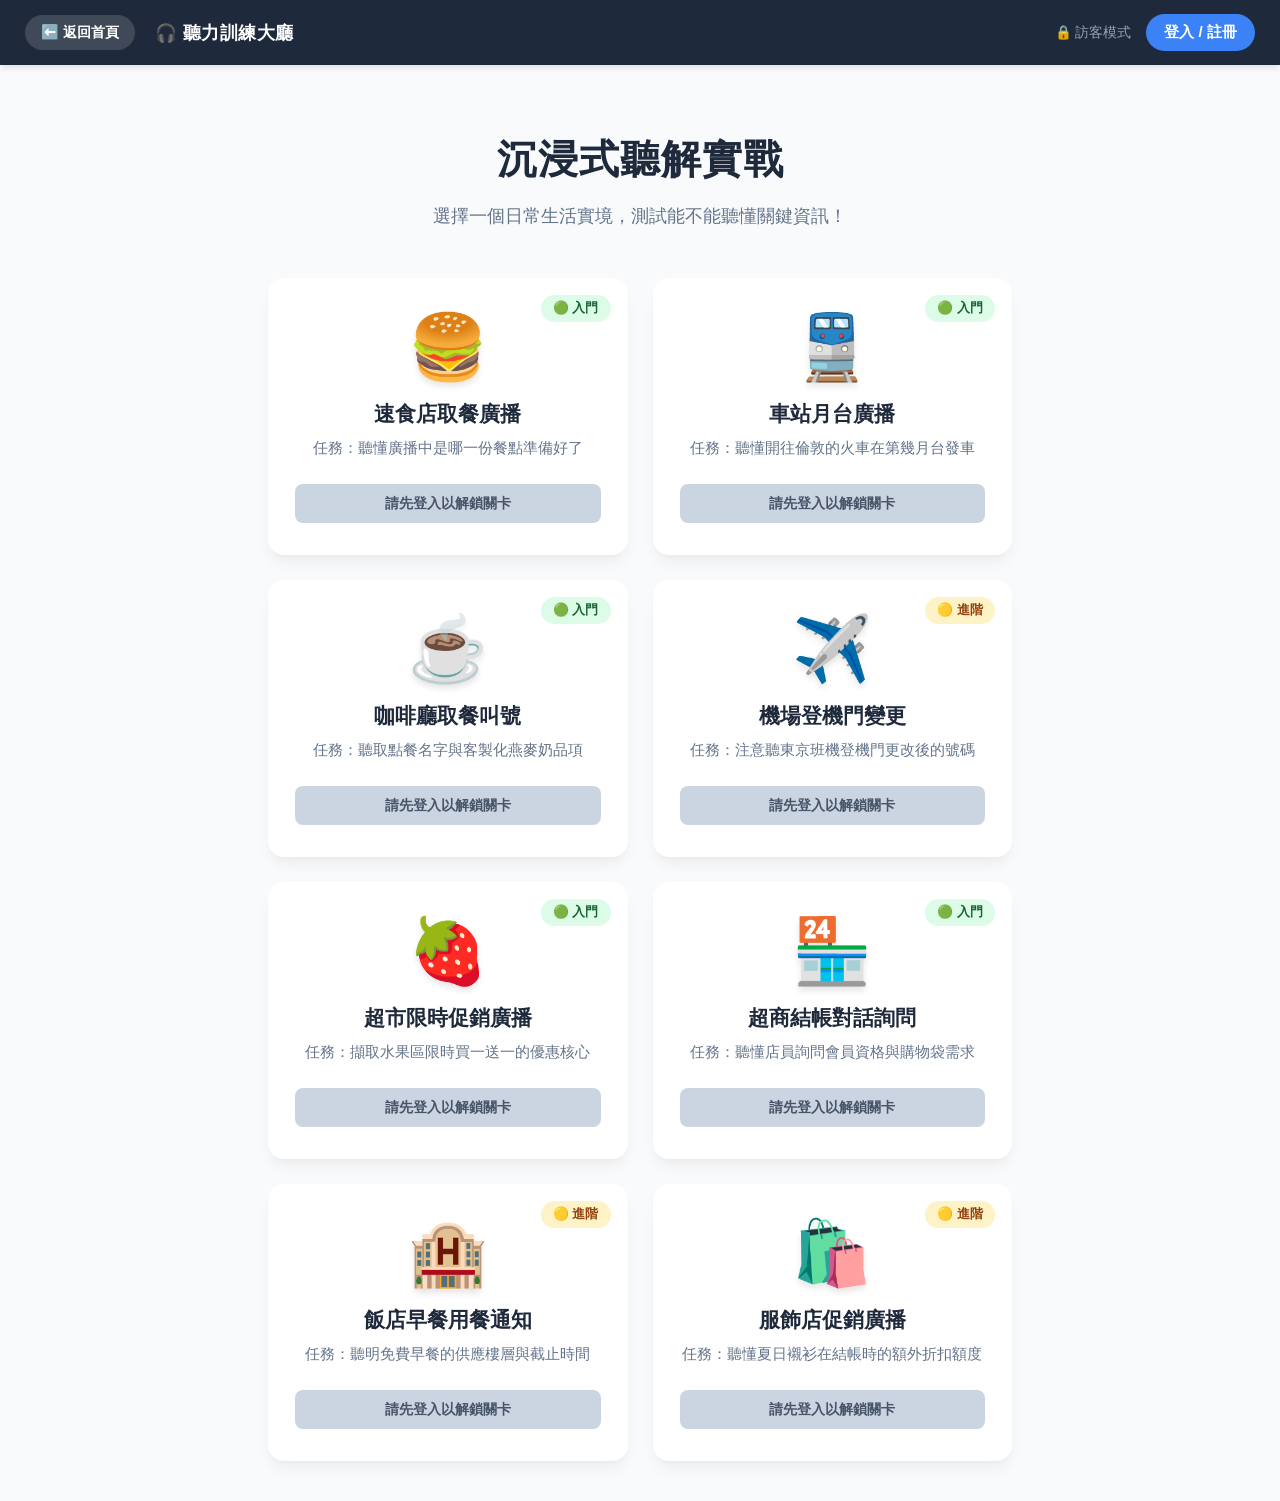
<file: TaicaFrontend/listening.html>
<!DOCTYPE html>
<html lang="zh-TW">
<head>
    <meta charset="UTF-8">
    <meta name="viewport" content="width=device-width, initial-scale=1.0">
    <title>聽力訓練大廳 - 實用英語生存指南</title>
    <link rel="stylesheet" href="css/index.css">
    <script src="js/listening.js" defer></script>
</head>
<body class="home-body">
    
    <nav class="top-navbar">
        <div class="nav-left">
            <a href="index.html" class="btn-back">⬅️ 返回首頁</a>
            <div class="page-title">🎧 聽力訓練大廳</div>
        </div>
        <div class="nav-right" id="navRightActions">
            <span>載入中...</span>
        </div>
    </nav>

    <div class="home-container">
        <div class="hero-header lobby-header">
            <h1>沉浸式聽解實戰</h1>
            <p>選擇一個日常生活實境，測試能不能聽懂關鍵資訊！</p>
        </div>

        <div class="grid">
            
            <div class="card">
                <div class="card-badge badge-easy">🟢 入門</div>
                <div class="emoji">🍔</div>
                <div class="scenario-title">速食店取餐廣播</div>
                <div class="scenario-desc">任務：聽懂廣播中是哪一份餐點準備好了</div>
                <div class="action-buttons login-required-btns" data-task="fast_food_pickup"></div>
            </div>

            <div class="card">
                <div class="card-badge badge-easy">🟢 入門</div>
                <div class="emoji">🚆</div>
                <div class="scenario-title">車站月台廣播</div>
                <div class="scenario-desc">任務：聽懂開往倫敦的火車在第幾月台發車</div>
                <div class="action-buttons login-required-btns" data-task="train_station"></div>
            </div>

            <div class="card">
                <div class="card-badge badge-easy">🟢 入門</div>
                <div class="emoji">☕</div>
                <div class="scenario-title">咖啡廳取餐叫號</div>
                <div class="scenario-desc">任務：聽取點餐名字與客製化燕麥奶品項</div>
                <div class="action-buttons login-required-btns" data-task="coffee_shop_pickup"></div>
            </div>

            <div class="card">
                <div class="card-badge badge-medium">🟡 進階</div>
                <div class="emoji">✈️</div>
                <div class="scenario-title">機場登機門變更</div>
                <div class="scenario-desc">任務：注意聽東京班機登機門更改後的號碼</div>
                <div class="action-buttons login-required-btns" data-task="airport_gate_change"></div>
            </div>

            <div class="card">
                <div class="card-badge badge-easy">🟢 入門</div>
                <div class="emoji">🍓</div>
                <div class="scenario-title">超市限時促銷廣播</div>
                <div class="scenario-desc">任務：擷取水果區限時買一送一的優惠核心</div>
                <div class="action-buttons login-required-btns" data-task="supermarket_promotion"></div>
            </div>

            <div class="card">
                <div class="card-badge badge-easy">🟢 入門</div>
                <div class="emoji">🏪</div>
                <div class="scenario-title">超商結帳對話詢問</div>
                <div class="scenario-desc">任務：聽懂店員詢問會員資格與購物袋需求</div>
                <div class="action-buttons login-required-btns" data-task="convenience_store_checkout"></div>
            </div>

            <div class="card">
                <div class="card-badge badge-medium">🟡 進階</div>
                <div class="emoji">🏨</div>
                <div class="scenario-title">飯店早餐用餐通知</div>
                <div class="scenario-desc">任務：聽明免費早餐的供應樓層與截止時間</div>
                <div class="action-buttons login-required-btns" data-task="hotel_breakfast_info"></div>
            </div>

            <div class="card">
                <div class="card-badge badge-medium">🟡 進階</div>
                <div class="emoji">🛍️</div>
                <div class="scenario-title">服飾店促銷廣播</div>
                <div class="scenario-desc">任務：聽懂夏日襯衫在結帳時的額外折扣額度</div>
                <div class="action-buttons login-required-btns" data-task="clothing_store_discount"></div>
            </div>

        </div>
    </div>
</body>
</html>
</file>
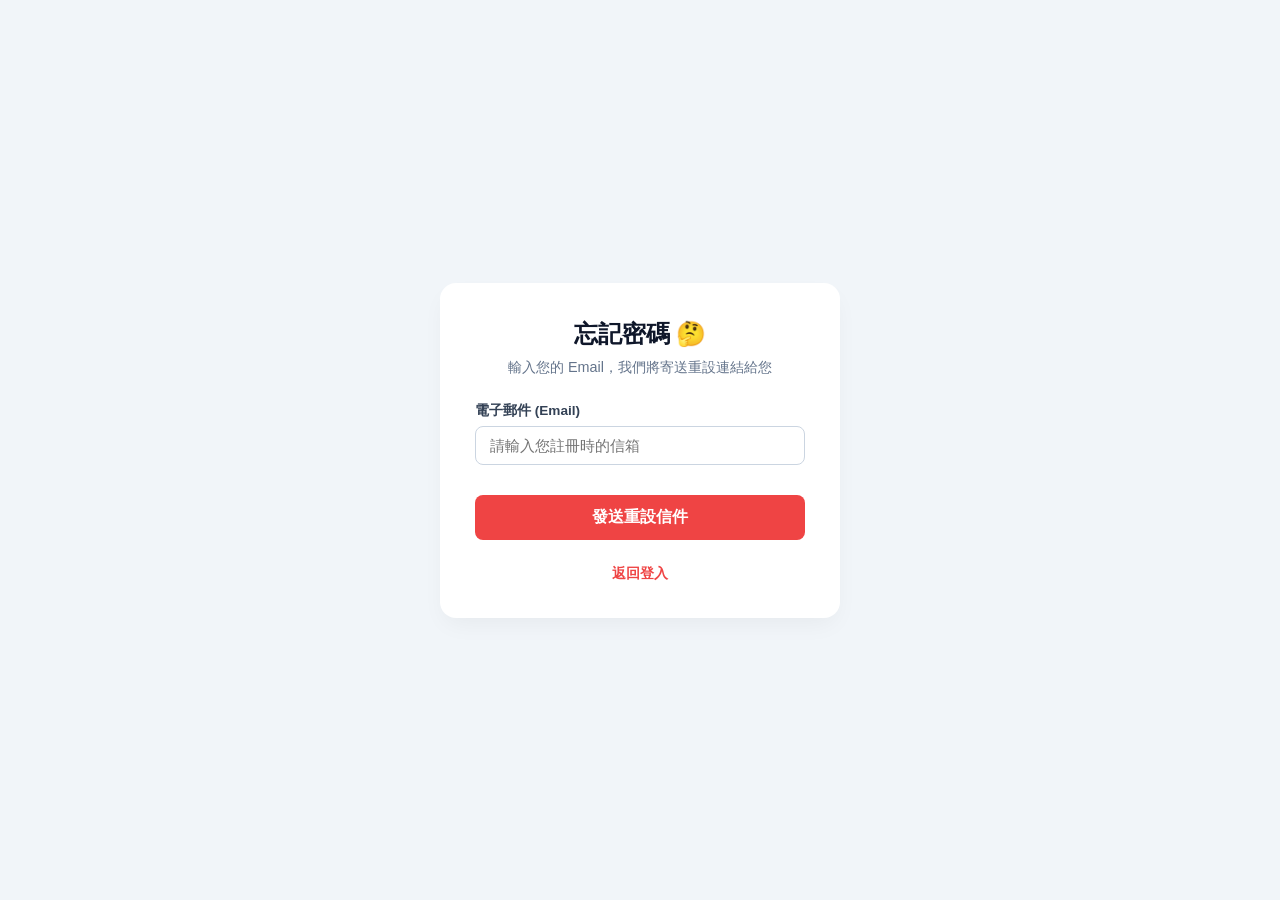
<file: TaicaFrontend/Auth/forgotPwd.html>
<!DOCTYPE html>
<html lang="zh-TW">
<head>
    <meta charset="UTF-8">
    <title>忘記密碼</title>
    <link rel="stylesheet" href="../css/index.css">
</head>
<body class="auth-body">
    <div class="auth-container">
        <h2>忘記密碼 🤔</h2>
        <p class="auth-subtitle">輸入您的 Email，我們將寄送重設連結給您</p>

        <form id="forgotForm">
            <div class="form-group">
                <label>電子郵件 (Email)</label>
                <input type="email" id="email" required placeholder="請輸入您註冊時的信箱">
            </div>
            <button type="submit" class="auth-btn">發送重設信件</button>
        </form>
        <div class="auth-footer"><a href="login.html">返回登入</a></div>
    </div>

    <script>
        document.getElementById('forgotForm').addEventListener('submit', async (e) => {
            e.preventDefault();
            const email = document.getElementById('email').value;
            const btn = document.querySelector('.auth-btn');
            
            btn.textContent = '發送中...';
            btn.disabled = true;

            try {
                const response = await fetch('http://127.0.0.1:8000/api/forgot-password', {
                    method: 'POST',
                    headers: { 'Content-Type': 'application/json', 'Accept': 'application/json' },
                    body: JSON.stringify({ email })
                });
                const data = await response.json();
                alert(data.message);
            } catch (error) {
                alert('伺服器連線失敗');
            } finally {
                btn.textContent = '發送重設信件';
                btn.disabled = false;
            }
        });
    </script>
</body>
</html>
</file>
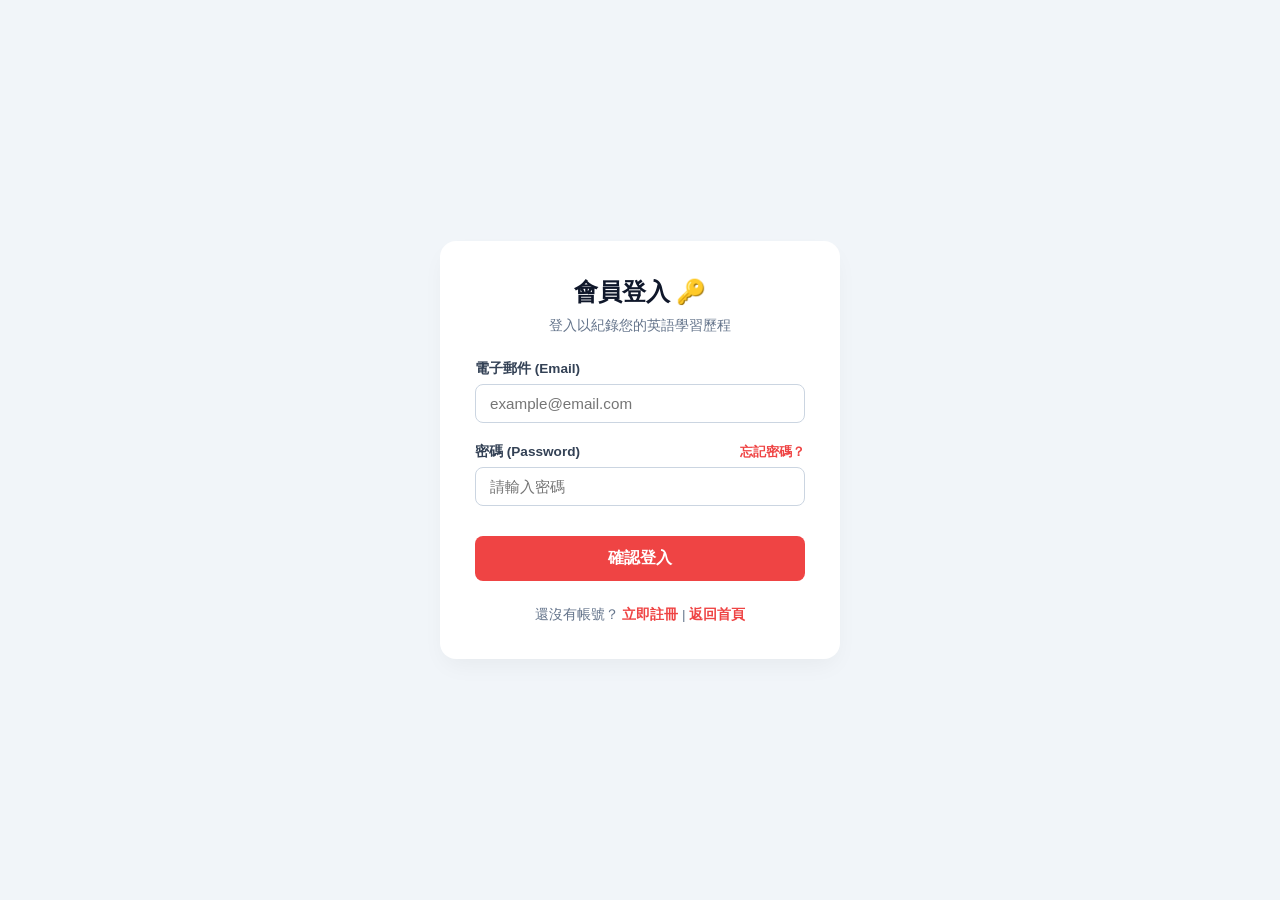
<file: TaicaFrontend/Auth/login.html>
<!DOCTYPE html>
<html lang="zh-TW">
<head>
    <meta charset="UTF-8">
    <meta name="viewport" content="width=device-width, initial-scale=1.0">
    <title>會員登入 - 實用英語生存指南</title>
    <link rel="stylesheet" href="../css/index.css">
</head>
<body class="auth-body">
    <div class="auth-container">
        <h2>會員登入 🔑</h2>
        <p class="auth-subtitle">登入以紀錄您的英語學習歷程</p>

        <form id="loginForm">
            <div class="form-group">
                <label>電子郵件 (Email)</label>
                <input type="email" id="email" required placeholder="example@email.com">
            </div>
            <div class="form-group">
                <div style="display: flex; justify-content: space-between; align-items: center;">
                    <label style="margin-bottom: 0;">密碼 (Password)</label>
                    <a href="forgotPwd.html" style="font-size: 0.8rem; color: #ef4444; text-decoration: none; font-weight: bold;">忘記密碼？</a>
                </div>
                <input type="password" id="password" required placeholder="請輸入密碼">
            </div>
            <button type="submit" class="auth-btn">確認登入</button>
        </form>

        <div class="auth-footer">
            還沒有帳號？ <a href="register.html">立即註冊</a> | <a href="index.html">返回首頁</a>
        </div>
    </div>

    <script>
        document.getElementById('loginForm').addEventListener('submit', async (e) => {
            e.preventDefault();
            
            const email = document.getElementById('email').value;
            const password = document.getElementById('password').value;

            try {
                const response = await fetch('http://127.0.0.1:8000/api/login', {
                    method: 'POST',
                    headers: {
                        'Content-Type': 'application/json',
                        'Accept': 'application/json'
                    },
                    body: JSON.stringify({ email, password })
                });

                const data = await response.json();

                if (!response.ok) {
                    throw new Error(data.message || '登入失敗');
                }

                // 登入成功：將 Token 與用戶名稱存入 localStorage
                localStorage.setItem('auth_token', data.token);
                localStorage.setItem('user_name', data.user.name);

                alert('登入成功！將跳轉回首頁。');
                window.location.href = '../index.html';

            } catch (error) {
                alert(error.message);
            }
        });
    </script>
</body>
</html>
</file>
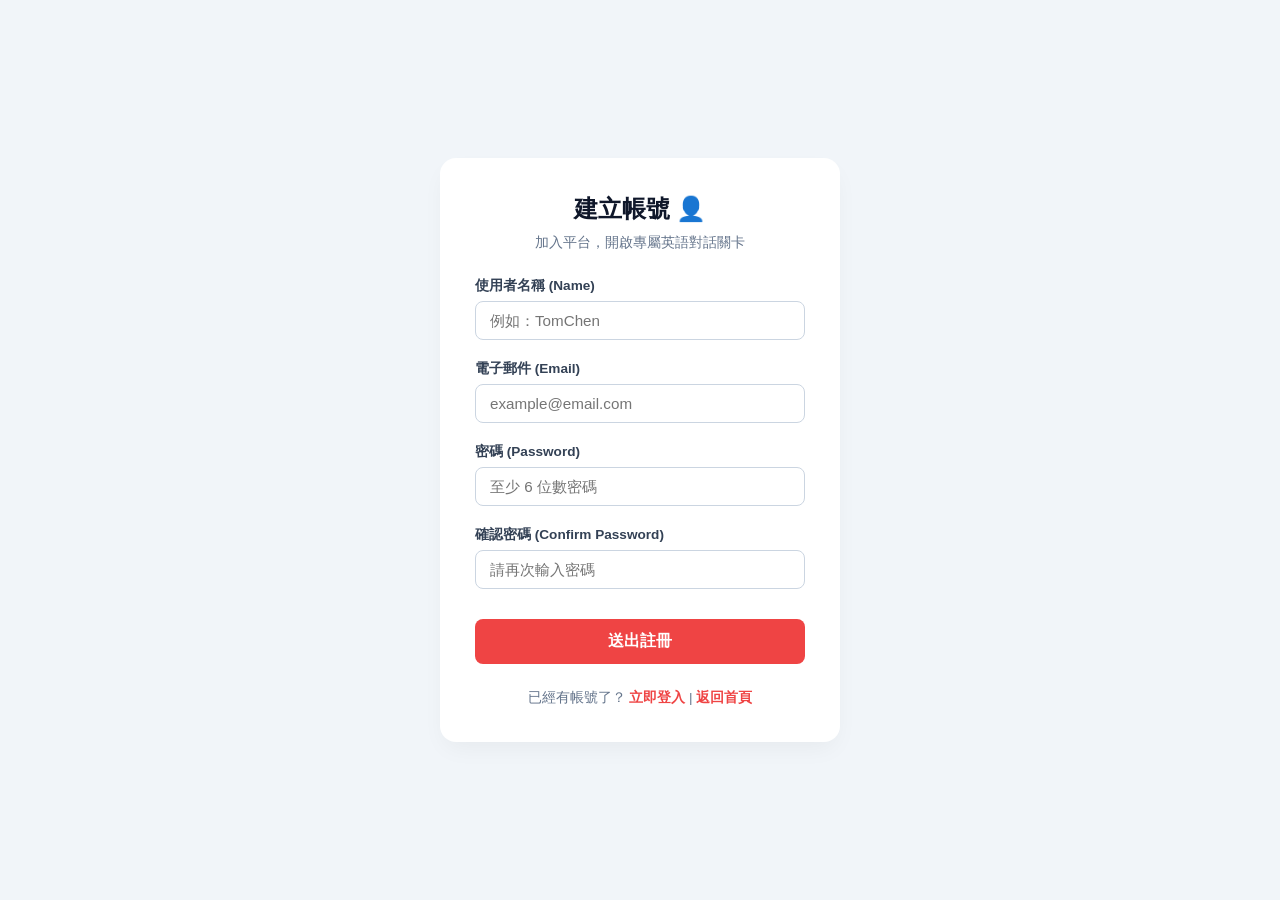
<file: TaicaFrontend/Auth/register.html>
<!DOCTYPE html>
<html lang="zh-TW">
<head>
    <meta charset="UTF-8">
    <meta name="viewport" content="width=device-width, initial-scale=1.0">
    <title>會員註冊 - 實用英語生存指南</title>
    <link rel="stylesheet" href="../css/index.css">
</head>
<body class="auth-body">
    <div class="auth-container">
        <h2>建立帳號 👤</h2>
        <p class="auth-subtitle">加入平台，開啟專屬英語對話關卡</p>

        <form id="registerForm">
            <div class="form-group">
                <label>使用者名稱 (Name)</label>
                <input type="text" id="name" required placeholder="例如：TomChen">
            </div>
            <div class="form-group">
                <label>電子郵件 (Email)</label>
                <input type="email" id="email" required placeholder="example@email.com">
            </div>
            <div class="form-group">
                <label>密碼 (Password)</label>
                <input type="password" id="password" required placeholder="至少 6 位數密碼">
            </div>
            <div class="form-group">
                <label>確認密碼 (Confirm Password)</label>
                <input type="password" id="password_confirmation" required placeholder="請再次輸入密碼">
            </div>
            <button type="submit" class="auth-btn">送出註冊</button>
        </form>

        <div class="auth-footer">
            已經有帳號了？ <a href="login.html">立即登入</a> | <a href="../index.html">返回首頁</a>
        </div>
    </div>

    <script>
        document.getElementById('registerForm').addEventListener('submit', async (e) => {
            e.preventDefault();

            const name = document.getElementById('name').value;
            const email = document.getElementById('email').value;
            const password = document.getElementById('password').value;
            const password_confirmation = document.getElementById('password_confirmation').value;

            if (password !== password_confirmation) {
                alert('兩次輸入的密碼不一致！');
                return;
            }

            try {
                const response = await fetch('http://127.0.0.1:8000/api/register', {
                    method: 'POST',
                    headers: {
                        'Content-Type': 'application/json',
                        'Accept': 'application/json'
                    },
                    body: JSON.stringify({ name, email, password, password_confirmation })
                });

                const data = await response.json();

                if (!response.ok) {
                    throw new Error(data.message || '註冊失敗');
                }

                // 註冊成功後直接自動登入，寫入 Token
                localStorage.setItem('auth_token', data.token);
                localStorage.setItem('user_name', data.user.name);

                alert('註冊成功並已自動登入！');
                window.location.href = '../index.html';

            } catch (error) {
                alert(error.message);
            }
        });
    </script>
</body>
</html>
</file>
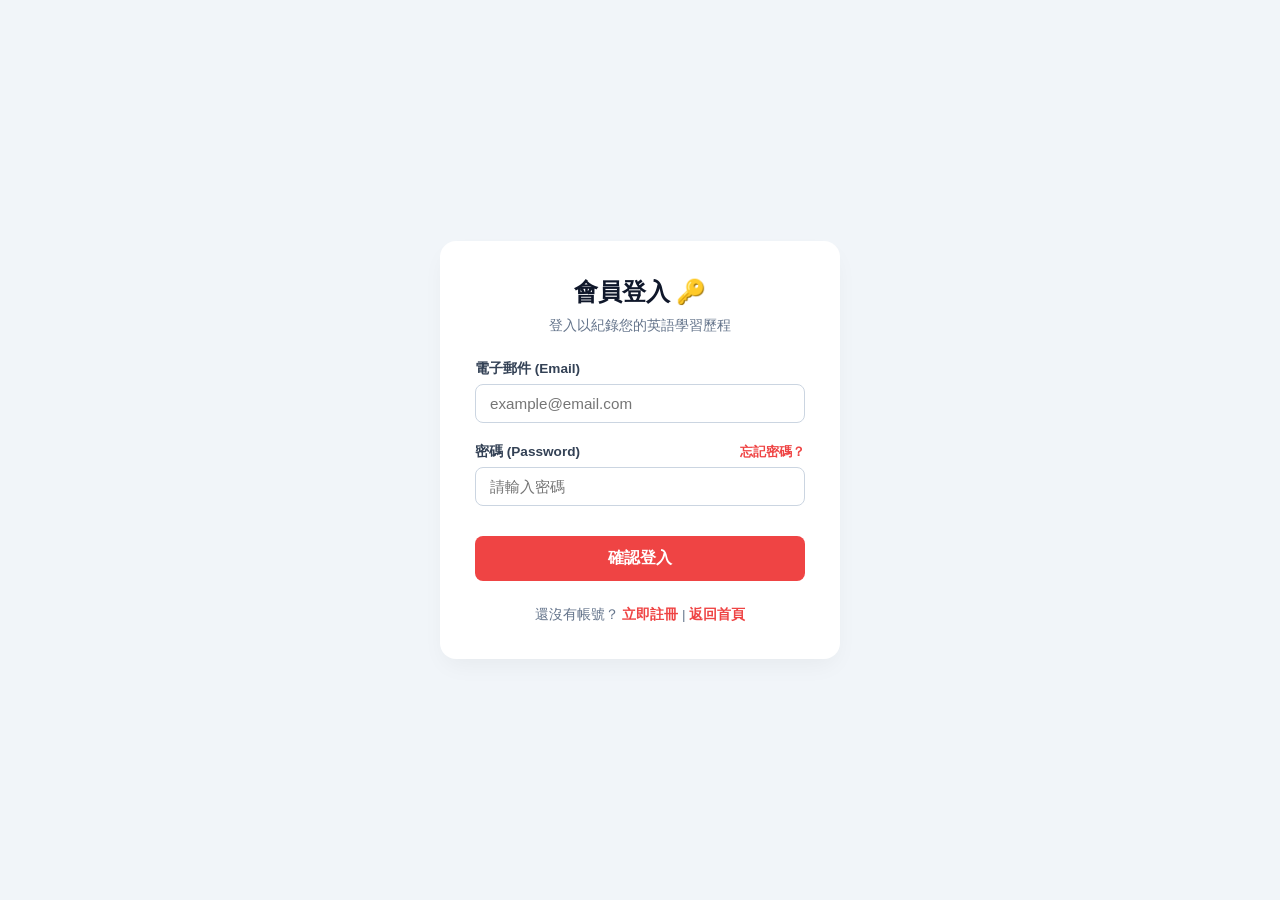
<file: TaicaFrontend/Auth/resetPwd.html>
<!DOCTYPE html>
<html lang="zh-TW">
<head>
    <meta charset="UTF-8">
    <title>設定新密碼</title>
    <link rel="stylesheet" href="../css/index.css">
</head>
<body class="auth-body">
    <div class="auth-container">
        <h2>設定新密碼 🔐</h2>
        <p class="auth-subtitle">請輸入您的全新密碼</p>

        <form id="resetForm">
            <div class="form-group">
                <label>新密碼 (New Password)</label>
                <input type="password" id="password" required placeholder="至少 6 位數">
            </div>
            <div class="form-group">
                <label>確認新密碼 (Confirm Password)</label>
                <input type="password" id="password_confirmation" required placeholder="請再次輸入密碼">
            </div>
            <button type="submit" class="auth-btn">確認修改密碼</button>
        </form>
    </div>

    <script>
        // 從網址自動抓取信件帶來的 token 與 email
        const urlParams = new URLSearchParams(window.location.search);
        const token = urlParams.get('token');
        const email = urlParams.get('email');

        if (!token || !email) {
            alert('無效的重設連結！');
            window.location.href = 'login.html';
        }

        document.getElementById('resetForm').addEventListener('submit', async (e) => {
            e.preventDefault();
            const password = document.getElementById('password').value;
            const password_confirmation = document.getElementById('password_confirmation').value;

            try {
                const response = await fetch('http://127.0.0.1:8000/api/reset-password', {
                    method: 'POST',
                    headers: { 'Content-Type': 'application/json', 'Accept': 'application/json' },
                    body: JSON.stringify({ token, email, password, password_confirmation })
                });

                const data = await response.json();
                if (response.ok) {
                    alert(data.message);
                    window.location.href = 'login.html'; // 改完密碼請他重新登入
                } else {
                    alert(data.message);
                }
            } catch (error) {
                alert('重設失敗，請稍後再試');
            }
        });
    </script>
</body>
</html>
</file>
<file: TaicaFrontend/css/index.css>
/* ==========================================
   共用基礎設定
========================================== */
body {
    font-family: 'Segoe UI', Tahoma, Geneva, Verdana, sans-serif;
    margin: 0;
    padding: 0;
}

/* ==========================================
   對話頁面專屬樣式 (chat.html & test.html)
========================================== */
.chat-page-body {
    background-color: #f3f4f6;
    display: flex;
    flex-direction: column;
    align-items: center;
    padding: 20px;
    min-height: 100vh;
    box-sizing: border-box;
}

.back-btn {
    align-self: flex-start;
    margin-bottom: 15px;
    text-decoration: none;
    color: #4b5563;
    font-weight: bold;
    background: white;
    padding: 8px 15px;
    border-radius: 20px;
    box-shadow: 0 2px 4px rgba(0,0,0,0.05);
}

.chat-container {
    width: 100%;
    max-width: 400px;
    background-color: #ffffff;
    border-radius: 12px;
    box-shadow: 0 4px 6px rgba(0,0,0,0.1);
    display: flex;
    flex-direction: column;
    height: 80vh;
    overflow: hidden;
    margin: 20px auto;
}

.chat-header {
    background-color: #ef4444; 
    color: white;
    padding: 15px;
    text-align: center;
    font-weight: bold;
    font-size: 1.2rem;
}

.task-hint {
    background-color: #fee2e2;
    color: #991b1b;
    padding: 10px;
    font-size: 0.9rem;
    text-align: center;
    border-bottom: 1px solid #fca5a5;
}

.chat-messages {
    flex: 1;
    padding: 15px;
    overflow-y: auto;
    display: flex;
    flex-direction: column;
    gap: 10px;
}

.message {
    max-width: 80%;
    padding: 10px 15px;
    border-radius: 15px;
    font-size: 0.95rem;
    line-height: 1.4;
    word-wrap: break-word;
}

.message.ai {
    background-color: #f3f4f6;
    color: #1f2937;
    align-self: flex-start;
    border-bottom-left-radius: 2px;
}

.message.user {
    background-color: #ef4444;
    color: white;
    align-self: flex-end;
    border-bottom-right-radius: 2px;
}

.chat-controls {
    padding: 15px;
    background-color: #ffffff;
    border-top: 1px solid #e5e7eb;
    display: flex;
    flex-direction: column;
    align-items: center;
    gap: 10px;
}

#recordButton {
    background-color: #ef4444;
    color: white;
    border: none;
    border-radius: 50px;
    padding: 12px 24px;
    font-size: 1rem;
    cursor: pointer;
    transition: background-color 0.3s;
    width: 100%;
    font-weight: bold;
    user-select: none;
}

#recordButton.recording {
    background-color: #10b981;
    animation: pulse 1.5s infinite;
}

#statusText {
    font-size: 0.85rem;
    color: #6b7280;
}

@keyframes pulse {
    0% { transform: scale(1); }
    50% { transform: scale(1.02); }
    100% { transform: scale(1); }
}

/* ==========================================
   首頁專屬樣式 (index.html)
========================================== */
.home-body {
    background-color: #f8fafc;
}

.home-container {
    width: 100%;
    max-width: 2000px;
    margin: 0 auto;
    padding: 40px 20px;
    box-sizing: border-box;
}

.hero-header {
    text-align: center;
    margin-bottom: 50px;
}

.hero-header h1 {
    font-size: 2.5rem;
    color: #1e293b;
    margin-bottom: 15px;
    font-weight: 800;
    letter-spacing: 1px;
}

.hero-header p {
    color: #64748b;
    font-size: 1.1rem;
}

.grid {
    display: grid;
    grid-template-columns: 1fr; 
    gap: 25px;
    width: 60%;
    margin: 0 auto;
}

@media (min-width: 768px) {
    .grid {
        grid-template-columns: repeat(2, 1fr);
    }
}

.card {
    background: white;
    padding: 30px 25px;
    border-radius: 16px;
    box-shadow: 0 10px 15px -3px rgba(0,0,0,0.05), 0 4px 6px -2px rgba(0,0,0,0.025);
    display: flex;
    flex-direction: column;
    align-items: center;
    transition: all 0.3s cubic-bezier(0.4, 0, 0.2, 1);
    border: 2px solid transparent;
    position: relative;
    box-sizing: border-box;
}

.card:hover {
    transform: translateY(-8px);
    border-color: #ef4444;
    box-shadow: 0 20px 25px -5px rgba(0,0,0,0.1), 0 10px 10px -5px rgba(0,0,0,0.04);
}

.card-badge {
    position: absolute;
    top: 15px;
    right: 15px;
    padding: 5px 12px;
    border-radius: 20px;
    font-size: 0.8rem;
    font-weight: bold;
}

.badge-easy {
    background-color: #dcfce7;
    color: #166534;
}

.badge-medium {
    background-color: #fef3c7;
    color: #92400e;
}

.emoji {
    font-size: 4rem;
    margin-bottom: 15px;
    text-shadow: 0 4px 6px rgba(0,0,0,0.1);
}

.scenario-title {
    font-size: 1.3rem;
    font-weight: bold;
    color: #1e293b;
    margin-bottom: 10px;
}

.scenario-desc {
    font-size: 0.95rem;
    color: #64748b;
    margin-bottom: 25px;
    flex-grow: 1; 
    text-align: center;
}

.action-buttons {
    display: flex;
    gap: 12px;
    width: 100%;
    justify-content: center;
}

.btn {
    padding: 10px 18px;
    border-radius: 8px;
    text-decoration: none;
    font-size: 0.9rem;
    font-weight: bold;
    transition: all 0.2s;
    flex: 1;
    text-align: center;
    box-sizing: border-box;
}

.btn-primary {
    background-color: #ef4444;
    color: white;
}

.btn-primary:hover {
    background-color: #dc2626;
}

.btn-test {
    background-color: #f59e0b;
    color: white;
}

.btn-test:hover {
    background-color: #d97706;
}

/* ==========================================
   追加：會員認證與狀態列樣式 (Auth & Member Bar)
========================================== */
.member-bar {
    width: 100%;
    background-color: #1e293b;
    color: #f8fafc;
    padding: 10px 0;
    font-size: 0.9rem;
    box-shadow: 0 2px 4px rgba(0,0,0,0.1);
}

.member-inner {
    max-width: 900px;
    margin: 0 auto;
    padding: 0 20px;
    display: flex;
    justify-content: space-between;
    align-items: center;
    box-sizing: border-box;
}

.login-link {
    color: #3b82f6;
    text-decoration: none;
    font-weight: bold;
    background: white;
    padding: 4px 12px;
    border-radius: 6px;
    transition: opacity 0.2s;
}

.logout-link {
    background: #ef4444;
    color: white;
    border: none;
    padding: 4px 12px;
    border-radius: 6px;
    cursor: pointer;
    font-weight: bold;
    font-size: 0.85rem;
}

.login-link:hover, .logout-link:hover {
    opacity: 0.9;
}

/* 認證頁面佈局 */
.auth-body {
    background-color: #f1f5f9;
    display: flex;
    justify-content: center;
    align-items: center;
    min-height: 100vh;
    margin: 0;
}

.auth-container {
    background: white;
    width: 100%;
    max-width: 400px;
    padding: 35px;
    border-radius: 16px;
    box-shadow: 0 10px 25px -5px rgba(0,0,0,0.05);
    box-sizing: border-box;
}

.auth-container h2 {
    margin: 0 0 8px 0;
    color: #0f172a;
    text-align: center;
}

.auth-subtitle {
    margin: 0 0 25px 0;
    color: #64748b;
    font-size: 0.9rem;
    text-align: center;
}

.form-group {
    margin-bottom: 20px;
    display: flex;
    flex-direction: column;
    gap: 6px;
}

.form-group label {
    font-size: 0.85rem;
    font-weight: bold;
    color: #334155;
}

.form-group input {
    padding: 10px 14px;
    border: 1px solid #cbd5e1;
    border-radius: 8px;
    font-size: 0.95rem;
    outline: none;
    transition: border-color 0.2s;
}

.form-group input:focus {
    border-color: #ef4444;
}

.auth-btn {
    width: 100%;
    background-color: #ef4444;
    color: white;
    border: none;
    padding: 12px;
    border-radius: 8px;
    font-size: 1rem;
    font-weight: bold;
    cursor: pointer;
    margin-top: 10px;
    transition: background-color 0.2s;
}

.auth-btn:hover {
    background-color: #dc2626;
}

.auth-footer {
    margin-top: 25px;
    text-align: center;
    font-size: 0.85rem;
    color: #64748b;
}

.auth-footer a {
    color: #ef4444;
    text-decoration: none;
    font-weight: bold;
}

/* ==========================================
   追加：學習儀表板專屬樣式 (Dashboard)
========================================== */
.dashboard-body {
    background-color: #f1f5f9;
    padding-bottom: 50px;
}

.dash-navbar {
    background-color: #ffffff;
    box-shadow: 0 1px 3px rgba(0,0,0,0.1);
    padding: 15px 0;
    position: sticky;
    top: 0;
    z-index: 100;
}

.dash-nav-inner {
    max-width: 900px;
    margin: 0 auto;
    padding: 0 20px;
    display: flex;
    justify-content: space-between;
    align-items: center;
}

.dash-logo {
    font-size: 1.2rem;
    font-weight: bold;
    color: #1e293b;
}

.dash-links {
    display: flex;
    gap: 10px;
}

.dash-btn-outline {
    border: 1px solid #cbd5e1;
    background: transparent;
    color: #475569;
    padding: 6px 14px;
    border-radius: 6px;
    text-decoration: none;
    font-size: 0.9rem;
    font-weight: bold;
    transition: all 0.2s;
}

.dash-btn-outline:hover {
    background: #f8fafc;
    border-color: #94a3b8;
}

.dash-btn-danger {
    background: #ef4444;
    color: white;
    border: none;
    padding: 6px 14px;
    border-radius: 6px;
    font-size: 0.9rem;
    font-weight: bold;
    cursor: pointer;
}

.dash-container {
    max-width: 900px;
    margin: 30px auto;
    padding: 0 20px;
}

.dash-header h1 {
    font-size: 2rem;
    color: #0f172a;
    margin-bottom: 5px;
}

.dash-header p {
    color: #64748b;
    margin-bottom: 30px;
}

/* 數據卡片區塊 */
.stats-grid {
    display: grid;
    grid-template-columns: repeat(auto-fit, minmax(200px, 1fr));
    gap: 20px;
    margin-bottom: 40px;
}

.stat-card {
    background: #ffffff;
    padding: 25px;
    border-radius: 12px;
    box-shadow: 0 4px 6px -1px rgba(0,0,0,0.05);
    text-align: center;
}

.stat-title {
    font-size: 0.95rem;
    color: #64748b;
    font-weight: bold;
    margin-bottom: 10px;
}

.stat-value {
    font-size: 2.5rem;
    font-weight: 900;
    color: #3b82f6;
}

/* 歷史紀錄區塊 */
.history-section h2 {
    font-size: 1.3rem;
    color: #1e293b;
    border-bottom: 2px solid #e2e8f0;
    padding-bottom: 10px;
    margin-bottom: 20px;
}

.history-list {
    display: flex;
    flex-direction: column;
    gap: 15px;
}

.history-item {
    background: #ffffff;
    border: 1px solid #e2e8f0;
    border-radius: 10px;
    padding: 20px;
    box-shadow: 0 2px 4px rgba(0,0,0,0.02);
}

.history-item-header {
    display: flex;
    justify-content: space-between;
    align-items: center;
    margin-bottom: 15px;
}

.badge {
    padding: 4px 10px;
    border-radius: 20px;
    font-size: 0.8rem;
    font-weight: bold;
}

.badge-success { background: #dcfce7; color: #166534; }
.badge-fail { background: #fee2e2; color: #991b1b; }

.history-chat {
    display: flex;
    flex-direction: column;
    gap: 10px;
}

.chat-bubble {
    padding: 10px 15px;
    border-radius: 8px;
    font-size: 0.95rem;
    line-height: 1.5;
}

.user-bubble { background: #f8fafc; color: #475569; border-left: 4px solid #94a3b8; }
.ai-bubble { background: #eff6ff; color: #1e40af; border-left: 4px solid #3b82f6; }

/* ==========================================
   共用頂部導覽列樣式 (Navbar)
========================================== */
.top-navbar {
    background-color: #1e293b;
    /* 1. 改為左右 padding，移除上下 padding */
    padding: 0 25px; 
    
    /* 2. 給予一個明確的固定高度 (例如 65px，您可以依照喜好微調) */
    height: 65px; 
    
    /* 3. 確保 padding 包含在高度計算內 */
    box-sizing: border-box; 
    
    display: flex;
    justify-content: space-between;
    
    /* align-items: center 會自動幫您把內容完美垂直置中，不需要靠上下 padding */
    align-items: center; 
    
    box-shadow: 0 4px 6px -1px rgba(0,0,0,0.1);
    color: white;
    position: sticky;
    top: 0;
    z-index: 50;
}

.nav-left {
    display: flex;
    align-items: center;
    gap: 20px;
}

.btn-back {
    background: rgba(255, 255, 255, 0.15);
    color: white;
    text-decoration: none;
    padding: 8px 16px;
    border-radius: 20px;
    font-size: 0.9rem;
    transition: background 0.3s;
    display: flex;
    align-items: center;
    font-weight: bold;
}

.btn-back:hover {
    background: rgba(255, 255, 255, 0.3);
}

.page-title {
    font-size: 1.1rem;
    font-weight: bold;
    letter-spacing: 0.5px;
}

.nav-right {
    display: flex;
    align-items: center;
    gap: 15px;
    font-size: 0.95rem;
}

.nav-left, .nav-right {
    /* 確保兩邊區塊在必要時可以縮放，但不會破壞對齊 */
    flex-shrink: 0; 
}
.nav-link {
    color: #e2e8f0;
    text-decoration: none;
    transition: color 0.2s;
}

.nav-link:hover {
    color: white;
}

.btn-logout {
    background: #ef4444;
    color: white;
    border: none;
    padding: 6px 14px;
    border-radius: 6px;
    cursor: pointer;
    font-weight: bold;
    transition: 0.2s;
    font-size: 0.9rem;
}

.btn-logout:hover {
    background: #dc2626;
}

.btn-login {
    background: #3b82f6;
    color: white;
    text-decoration: none;
    padding: 8px 18px;
    border-radius: 20px;
    font-weight: bold;
    transition: 0.2s;
}

.btn-login:hover {
    background: #2563eb;
}

/* ==========================================
   大首頁專屬樣式 (index.html)
========================================== */
.module-grid {
    display: grid;
    grid-template-columns: repeat(4, 1fr);
    gap: 25px;
    max-width: 1200px;
    margin: 0 auto;
    padding: 20px;
}

.module-card {
    background: white;
    border-radius: 20px;
    padding: 40px 20px;
    text-align: center;
    box-shadow: 0 4px 6px rgba(0,0,0,0.05);
    transition: all 0.3s ease;
    text-decoration: none;
    display: flex;
    flex-direction: column;
    border: 2px solid transparent;
}

.module-card:hover:not(.locked) {
    transform: translateY(-8px);
    box-shadow: 0 15px 30px rgba(0,0,0,0.1);
    border-color: #3b82f6;
}

.module-icon { 
    font-size: 4.5rem; 
    margin-bottom: 20px; 
}

.module-title { 
    font-size: 1.6rem; 
    font-weight: bold; 
    color: #1e293b; 
    margin-bottom: 15px; 
}

.module-desc { 
    color: #64748b; 
    font-size: 1rem; 
    line-height: 1.5; 
    margin-bottom: 20px; 
    flex-grow: 1; 
}

.locked {
    opacity: 0.6;
    filter: grayscale(80%);
    cursor: not-allowed;
    pointer-events: none;
}

.btn-enter {
    background: #3b82f6;
    color: white;
    padding: 12px;
    border-radius: 10px;
    font-weight: bold;
    width: 100%;
    display: inline-block;
    box-sizing: border-box;
    text-align: center;
}

/* 抽離行內樣式：開發中 badge 標籤 */
.badge-dev {
    background: #64748b;
    color: white;
    font-size: 0.8rem;
    padding: 4px 8px;
    border-radius: 10px;
    width: fit-content;
    margin: 0 auto 10px auto;
}

/* 抽離行內樣式：敬請期待按鈕灰色樣式 */
.btn-enter.btn-disabled {
    background: #94a3b8;
}

/* 抽離行內樣式：訪客未登入時的按鈕灰色樣式 */
.btn-enter.btn-guest {
    background: #cbd5e1;
    color: #475569;
}

/* ==========================================
   聽力大廳專屬樣式 (listening.html)
========================================== */
.hero-header.lobby-header {
    margin-top: 20px;
}

/* 抽離行內樣式：讓大廳進入按鈕水平置中且滿版 */
.btn-enter-pacing {
    width: 100%;
    text-align: center;
}

/* 抽離行內樣式：未登入鎖定狀態的按鈕外觀 */
.btn-lock-status {
    background-color: #cbd5e1;
    color: #475569;
    width: 100%;
    text-align: center;
}

/* ==========================================
   口說發音與表達糾正提示框 (解耦專屬樣式)
========================================== */
.message.user .pronunciation-tip {
    background-color: rgba(255, 255, 255, 0.95); /* 白色半透明底襯托 */
    color: #b45309;                               /* 深琥珀色文字，柔和不刺眼 */
    border-left: 4px solid #f59e0b;               /* 左側黃色警告條 */
    padding: 8px 12px;
    margin-top: 10px;
    border-radius: 6px;
    font-size: 0.85rem;
    line-height: 1.4;
    text-align: left;                             /* 確保提示靠左對齊方便閱讀 */
    box-shadow: 0 2px 4px rgba(0, 0, 0, 0.05);
    word-break: break-all;
}
</file>
